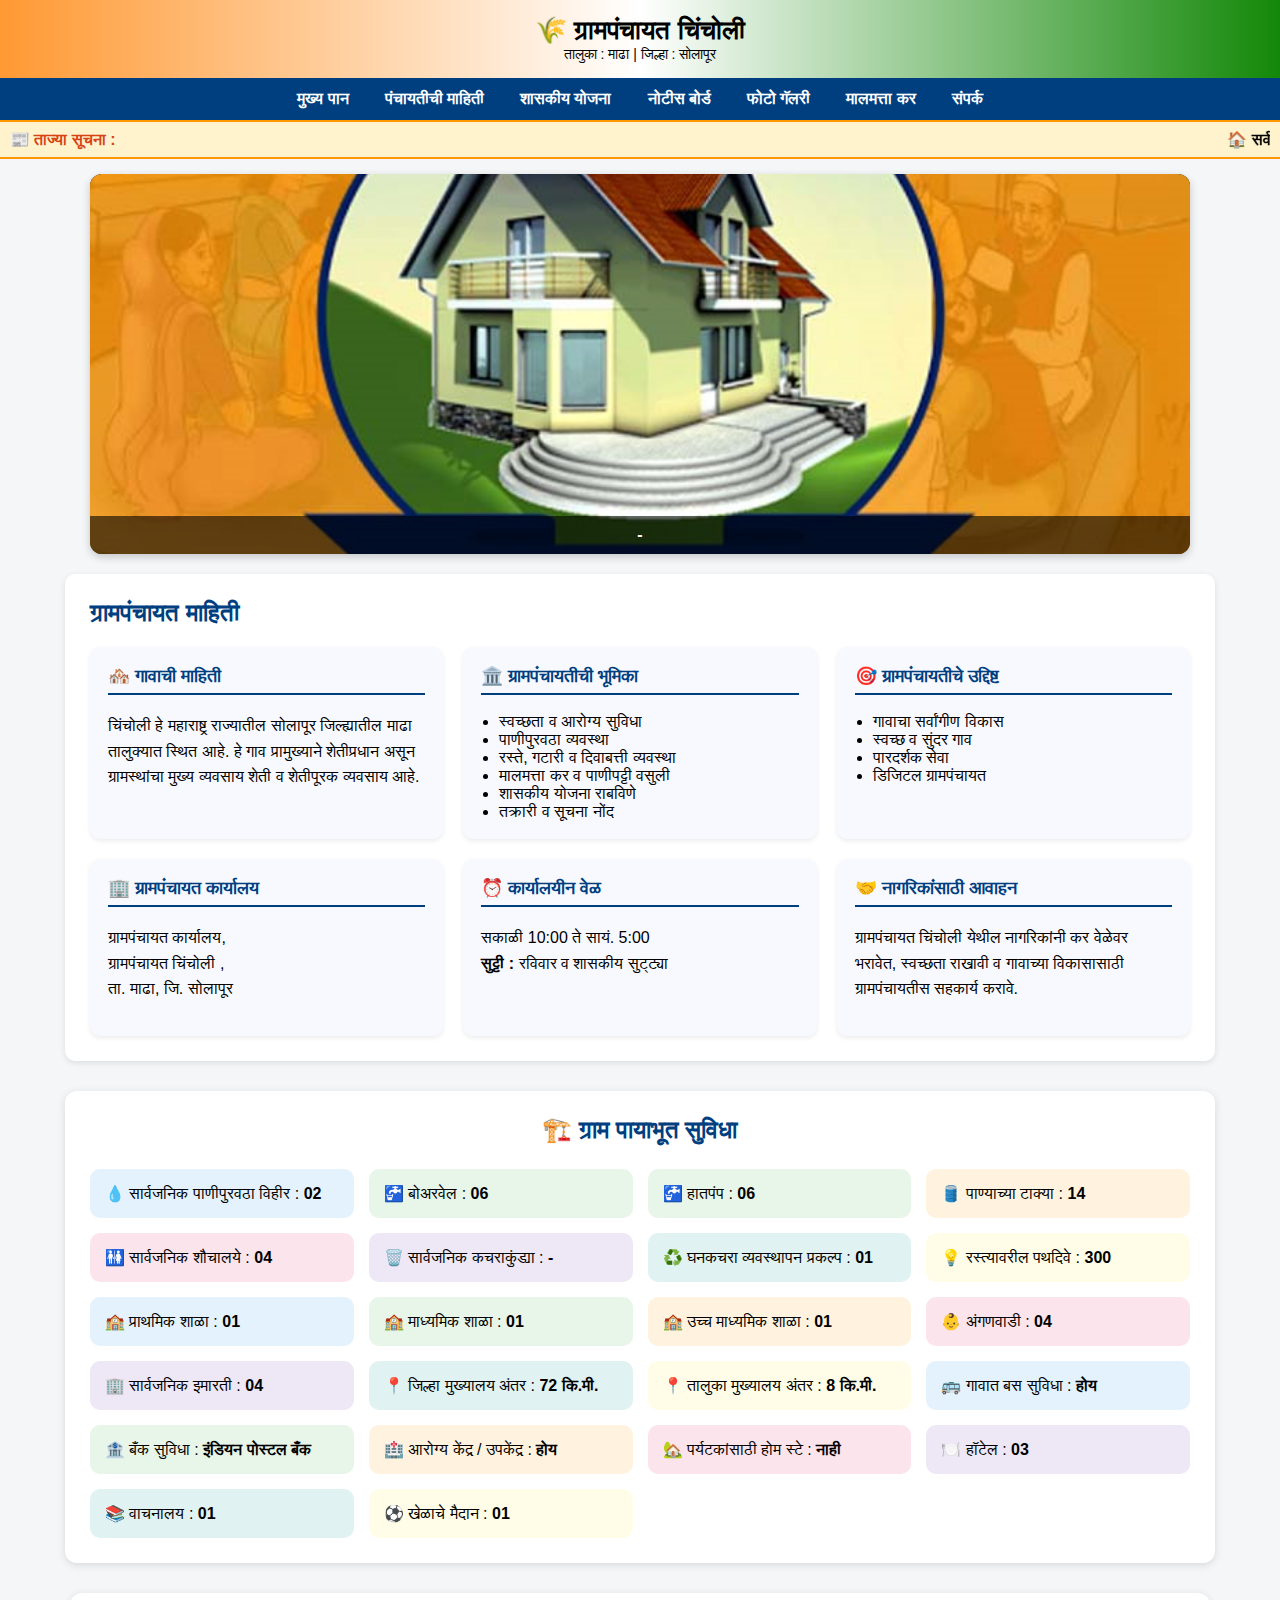
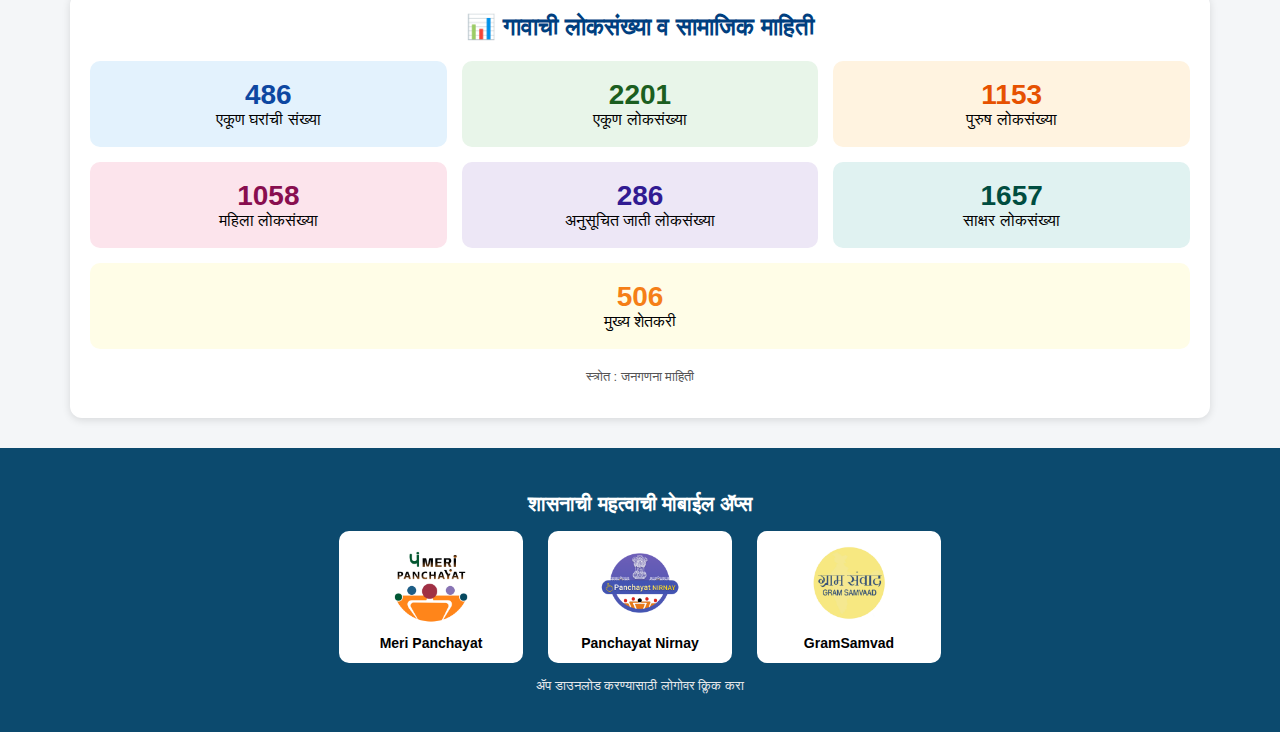
<file: index.html>
<!DOCTYPE html>
<html lang="mr">
<head>
<meta charset="UTF-8">
<meta name="viewport" content="width=device-width, initial-scale=1.0">
<!-- Header with Logo -->
<div style="
display:flex;
align-items:center;
justify-content:center;
gap:15px;
padding:15px;
background:linear-gradient(to right,#ff9933,#ffffff,#138808);
flex-wrap:wrap;
">
    <!-- Title -->
    <div style="text-align:center;">
        <div style="font-size:26px;font-weight:bold;">
            🌾 ग्रामपंचायत चिंचोली
        </div>
        <div style="font-size:14px;">
            तालुका : माढा | जिल्हा : सोलापूर
        </div>
    </div>

</div>
<style>
body{
    margin:0;
    font-family: Arial, sans-serif;
    background:#f4f6f8;
}

/* Header */
.top-header{
    text-align:center;
    padding:20px;
    font-size:26px;
    font-weight:bold;
    color:#000;
    background: linear-gradient(to right,#ff9933,#ffffff,#138808);
}

/* Menu */
.menu{
    display:flex;
    justify-content:center;
    flex-wrap:wrap;
    background:#003f7f;
}
.menu a{
    color:white;
    padding:12px 18px;
    text-decoration:none;
    font-weight:bold;
}
.menu a:hover{
    background:#002a55;
}

/* Scrolling News */
.news-bar{
    display:flex;
    align-items:center;
    background:#fff3cd;
    border-top:2px solid #ff9800;
    border-bottom:2px solid #ff9800;
    padding:8px 10px;
    font-weight:bold;
}
.news-title{
    color:#d84315;
    margin-right:10px;
    white-space:nowrap;
}

/* Content */
.container{
    max-width:1100px;
    margin:20px auto;
    background:white;
    padding:25px;
    border-radius:10px;
    box-shadow:0 2px 6px rgba(0,0,0,0.1);
}

h2{
    color:#003f7f;
    margin-top:0;
}

/* 6 Section Grid */
.section-grid{
    display:grid;
    grid-template-columns: repeat(3, 1fr);
    gap:20px;
    margin-top:20px;
}

.section-box{
    background:#f8f9ff;
    padding:18px;
    border-radius:10px;
    box-shadow:0 2px 5px rgba(0,0,0,0.08);
}

.section-box h3{
    margin-top:0;
    color:#003f7f;
    font-size:18px;
    border-bottom:2px solid #003f7f;
    padding-bottom:6px;
}

.section-box ul{
    padding-left:18px;
    margin:8px 0 0 0;
}

.section-box p{
    line-height:1.6;
}

/* Responsive */
@media(max-width:900px){
    .section-grid{
        grid-template-columns: repeat(2, 1fr);
    }
}
@media(max-width:600px){
    .section-grid{
        grid-template-columns: 1fr;
    }
}
</style>
    <!-- ✅ GOOGLE ANALYTICS इथेच टाका -->
<script async src="https://www.googletagmanager.com/gtag/js?id=G-XXXXXXX"></script>
<script>
  window.dataLayer = window.dataLayer || [];
  function gtag(){dataLayer.push(arguments);}
  gtag('js', new Date());
  gtag('config', 'G-MKCTMSRM8R');
</script>
<!-- ✅ GOOGLE ANALYTICS END -->
</head>

<body>


<!-- Menu -->
<div class="menu">
    <a href="index.html">मुख्य पान</a>
    <a href="panch-info.html">पंचायतीची माहिती</a>
    <a href="documents.html">शासकीय योजना</a>
    <a href="notices.html">नोटीस बोर्ड</a>
    <a href="gallery.html">फोटो गॅलरी</a>
    <a href="tax.html">मालमत्ता कर</a>
    <a href="contact.html">संपर्क</a>
</div>

<!-- Scrolling News -->
<div class="news-bar">
    <span class="news-title">📰 ताज्या सूचना :</span>
    <marquee scrollamount="5" onmouseover="this.stop()" onmouseout="this.start()">
        🏠 सर्व ग्रामस्थांनी घरपट्टी व पाणीपट्टी भरून ग्रामपंचायत ला सहकार्य करावे |
        📢 सर्व ग्रामस्थांनी आयुष्यमान भारत योजना चे कार्ड काढून घ्यावे. |
        🧹 स्वच्छता मोहिमेत सहभागी व्हा
    </marquee>
</div>

<!-- 🖼️ Gallery Auto Slideshow -->
<div id="gallerySlider" style="
max-width:1100px;
margin:15px auto;
position:relative;
overflow:hidden;
border-radius:12px;
box-shadow:0 3px 8px rgba(0,0,0,0.2);
background:#000;
">

  <img id="sliderImg" src="images/p1.png" style="
  width:100%;
  height:380px;
  object-fit:cover;
  display:block;
  ">

  <div id="sliderCaption" style="
  position:absolute;
  bottom:0;
  left:0;
  right:0;
  padding:10px;
  background:rgba(0,0,0,0.6);
  color:#fff;
  font-size:16px;
  text-align:center;
  font-weight:bold;
  ">
-
  </div>

</div>

<!-- Content -->
<div class="container">

<h2>ग्रामपंचायत माहिती</h2>

<div class="section-grid">

    <div class="section-box">
        <h3>🏘️ गावाची माहिती</h3>
        <p>
            चिंचोली हे महाराष्ट्र राज्यातील सोलापूर जिल्ह्यातील
            माढा तालुक्यात स्थित आहे. हे गाव प्रामुख्याने
            शेतीप्रधान असून ग्रामस्थांचा मुख्य व्यवसाय
            शेती व शेतीपूरक व्यवसाय आहे.
        </p>
    </div>

    <div class="section-box">
        <h3>🏛️ ग्रामपंचायतीची भूमिका</h3>
        <ul>
            <li>स्वच्छता व आरोग्य सुविधा</li>
            <li>पाणीपुरवठा व्यवस्था</li>
            <li>रस्ते, गटारी व दिवाबत्ती व्यवस्था</li>
            <li>मालमत्ता कर व पाणीपट्टी वसुली</li>
            <li>शासकीय योजना राबविणे</li>
            <li>तक्रारी व सूचना नोंद</li>
        </ul>
    </div>

    <div class="section-box">
        <h3>🎯 ग्रामपंचायतीचे उद्दिष्ट</h3>
        <ul>
            <li>गावाचा सर्वांगीण विकास</li>
            <li>स्वच्छ व सुंदर गाव</li>
            <li>पारदर्शक सेवा</li>
            <li>डिजिटल ग्रामपंचायत</li>
        </ul>
    </div>

    <div class="section-box">
        <h3>🏢 ग्रामपंचायत कार्यालय</h3>
        <p>
            ग्रामपंचायत कार्यालय,<br>
            ग्रामपंचायत चिंचोली ,<br>
            ता. माढा, जि. सोलापूर
        </p>
    </div>

    <div class="section-box">
        <h3>⏰ कार्यालयीन वेळ</h3>
        <p>
            सकाळी 10:00 ते सायं. 5:00<br>
            <b>सुट्टी :</b> रविवार व शासकीय सुट्ट्या
        </p>
    </div>

    <div class="section-box">
        <h3>🤝 नागरिकांसाठी आवाहन</h3>
        <p>
            ग्रामपंचायत चिंचोली येथील नागरिकांनी कर वेळेवर भरावेत,
            स्वच्छता राखावी व गावाच्या विकासासाठी
            ग्रामपंचायतीस सहकार्य करावे.
        </p>
    </div>

</div>

</div>

<!-- 🏗️ ग्राम पायाभूत सुविधा -->
<div style="
max-width:1100px;
margin:30px auto;
background:#ffffff;
padding:25px;
border-radius:12px;
box-shadow:0 2px 8px rgba(0,0,0,0.12);
">

<h2 style="
text-align:center;
color:#003f7f;
margin-top:0;
margin-bottom:25px;
">
🏗️ ग्राम पायाभूत सुविधा
</h2>

<div style="
display:grid;
grid-template-columns:repeat(auto-fit,minmax(260px,1fr));
gap:15px;
">

<div style="background:#e3f2fd;padding:15px;border-radius:10px;">💧 सार्वजनिक पाणीपुरवठा विहीर : <b>02</b></div>
<div style="background:#e8f5e9;padding:15px;border-radius:10px;">🚰 बोअरवेल : <b>06</b></div>
<div style="background:#e8f5e9;padding:15px;border-radius:10px;">🚰 हातपंप : <b>06</b></div>
<div style="background:#fff3e0;padding:15px;border-radius:10px;">🛢️ पाण्याच्या टाक्या : <b>14</b></div>
<div style="background:#fce4ec;padding:15px;border-radius:10px;">🚻 सार्वजनिक शौचालये : <b>04</b></div>
<div style="background:#ede7f6;padding:15px;border-radius:10px;">🗑️ सार्वजनिक कचराकुंड्या : <b>-</b></div>
<div style="background:#e0f2f1;padding:15px;border-radius:10px;">♻️ घनकचरा व्यवस्थापन प्रकल्प : <b>01</b></div>
<div style="background:#fffde7;padding:15px;border-radius:10px;">💡 रस्त्यावरील पथदिवे : <b>300</b></div>

<div style="background:#e3f2fd;padding:15px;border-radius:10px;">🏫 प्राथमिक शाळा : <b>01</b></div>
<div style="background:#e8f5e9;padding:15px;border-radius:10px;">🏫 माध्यमिक शाळा : <b>01</b></div>
<div style="background:#fff3e0;padding:15px;border-radius:10px;">🏫 उच्च माध्यमिक शाळा : <b>01</b></div>
<div style="background:#fce4ec;padding:15px;border-radius:10px;">👶 अंगणवाडी : <b>04</b></div>
<div style="background:#ede7f6;padding:15px;border-radius:10px;">🏢 सार्वजनिक इमारती : <b>04</b></div>

<div style="background:#e0f2f1;padding:15px;border-radius:10px;">📍 जिल्हा मुख्यालय अंतर : <b>72 कि.मी.</b></div>
<div style="background:#fffde7;padding:15px;border-radius:10px;">📍 तालुका मुख्यालय अंतर : <b>8 कि.मी.</b></div>

<div style="background:#e3f2fd;padding:15px;border-radius:10px;">🚌 गावात बस सुविधा : <b>होय</b></div>
<div style="background:#e8f5e9;padding:15px;border-radius:10px;">🏦 बँक सुविधा : <b>इंडियन पोस्टल बँक </b></div>
<div style="background:#fff3e0;padding:15px;border-radius:10px;">🏥 आरोग्य केंद्र / उपकेंद्र : <b>होय </b></div>

<div style="background:#fce4ec;padding:15px;border-radius:10px;">🏡 पर्यटकांसाठी होम स्टे : <b>नाही</b></div>
<div style="background:#ede7f6;padding:15px;border-radius:10px;">🍽️ हॉटेल : <b>03</b></div>

<div style="background:#e0f2f1;padding:15px;border-radius:10px;">📚 वाचनालय : <b>01</b></div>
<div style="background:#fffde7;padding:15px;border-radius:10px;">⚽ खेळाचे मैदान : <b>01</b></div>

</div>
</div>

<!-- Population Dashboard -->
<div style="
max-width:1100px;
margin:30px auto;
background:#ffffff;
padding:20px;
border-radius:12px;
box-shadow:0 2px 8px rgba(0,0,0,0.12);
">

<h2 style="
text-align:center;
color:#003f7f;
margin-top:0;
margin-bottom:20px;
">
📊 गावाची लोकसंख्या व सामाजिक माहिती
</h2>

<!-- Cards Row -->
<div style="
display:flex;
flex-wrap:wrap;
gap:15px;
justify-content:space-between;
">

<!-- Card 1 -->
<div style="flex:1 1 22%;min-width:200px;background:#e3f2fd;padding:18px;border-radius:10px;text-align:center;">
    <div style="font-size:28px;font-weight:bold;color:#0d47a1;">486</div>
    <div>एकूण घरांची संख्या</div>
</div>

<!-- Card 2 -->
<div style="flex:1 1 22%;min-width:200px;background:#e8f5e9;padding:18px;border-radius:10px;text-align:center;">
    <div style="font-size:28px;font-weight:bold;color:#1b5e20;">2201</div>
    <div>एकूण लोकसंख्या</div>
</div>

<!-- Card 3 -->
<div style="flex:1 1 22%;min-width:200px;background:#fff3e0;padding:18px;border-radius:10px;text-align:center;">
    <div style="font-size:28px;font-weight:bold;color:#e65100;">1153</div>
    <div>पुरुष लोकसंख्या</div>
</div>

<!-- Card 4 -->
<div style="flex:1 1 22%;min-width:200px;background:#fce4ec;padding:18px;border-radius:10px;text-align:center;">
    <div style="font-size:28px;font-weight:bold;color:#880e4f;">1058</div>
    <div>महिला लोकसंख्या</div>
</div>

<!-- Card 5 -->
<div style="flex:1 1 22%;min-width:200px;background:#ede7f6;padding:18px;border-radius:10px;text-align:center;">
    <div style="font-size:28px;font-weight:bold;color:#311b92;">286</div>
    <div>अनुसूचित जाती लोकसंख्या</div>
</div>

<!-- Card 6 -->
<div style="flex:1 1 22%;min-width:200px;background:#e0f2f1;padding:18px;border-radius:10px;text-align:center;">
    <div style="font-size:28px;font-weight:bold;color:#004d40;">1657</div>
    <div>साक्षर लोकसंख्या</div>
</div>

<!-- Card 7 -->
<div style="flex:1 1 22%;min-width:200px;background:#fffde7;padding:18px;border-radius:10px;text-align:center;">
    <div style="font-size:28px;font-weight:bold;color:#f57f17;">506</div>
    <div>मुख्य शेतकरी</div>
</div>



</div>

<p style="
text-align:center;
margin-top:20px;
font-size:13px;
color:#555;
">
स्त्रोत : जनगणना माहिती
</p>

</div>
<footer style="background:#0c4a6e; padding:25px 10px; color:#fff;">
  <div style="max-width:1100px; margin:auto; text-align:center;">

    <h3 style="margin-bottom:15px; font-size:20px;">
     शासनाची महत्वाची मोबाईल ॲप्स
    </h3>

    <div style="display:flex; justify-content:center; gap:25px; flex-wrap:wrap;">

      <!-- Meri Panchayat -->
      <a href="https://play.google.com/store/apps/details?id=com.meri_panchayat"
         target="_blank"
         style="background:#fff; color:#000; text-decoration:none;
                border-radius:10px; padding:12px; width:160px;
                display:block; transition:0.3s;">
        <img src="images/meri-panchayat.png"
             alt="Meri Panchayat App"
             style="width:80px; height:auto; margin-bottom:8px;">
        <span style="display:block; font-weight:bold; font-size:14px;">
          Meri Panchayat
        </span>
      </a>

      <!-- Panchayat Nirnay -->
      <a href="https://play.google.com/store/apps/details?id=com.gsnirnay.app"
         target="_blank"
         style="background:#fff; color:#000; text-decoration:none;
                border-radius:10px; padding:12px; width:160px;
                display:block;">
        <img src="images/panchayat-nirnay.png"
             alt="Panchayat Nirnay App"
             style="width:80px; height:auto; margin-bottom:8px;">
        <span style="display:block; font-weight:bold; font-size:14px;">
          Panchayat Nirnay
        </span>
      </a>

      <!-- GramSamvad -->
      <a href="https://play.google.com/store/apps/details?id=com.nic.gramsamvaad"
         target="_blank"
         style="background:#fff; color:#000; text-decoration:none;
                border-radius:10px; padding:12px; width:160px;
                display:block;">
        <img src="images/gramsamvad.png"
             alt="GramSamvad App"
             style="width:80px; height:auto; margin-bottom:8px;">
        <span style="display:block; font-weight:bold; font-size:14px;">
          GramSamvad
        </span>
      </a>

    </div>

    <p style="margin-top:15px; font-size:13px; color:#e5e7eb;">
      ॲप डाउनलोड करण्यासाठी लोगोवर क्लिक करा
    </p>

  </div>
</footer>
<script>
let galleryPhotos = [
 {img:"images/p1.png", cap:"-"}
];

let slideNo = 0;

function startGallerySlider(){
    let img = document.getElementById("sliderImg");
    let cap = document.getElementById("sliderCaption");

    slideNo++;
    if(slideNo >= galleryPhotos.length){ slideNo = 0; }

    img.src = galleryPhotos[slideNo].img;
    cap.innerHTML = galleryPhotos[slideNo].cap;
}

setInterval(startGallerySlider, 3000); // 3 सेकंदांनी slide बदलेल
</script>

</body>
</html>
</file>
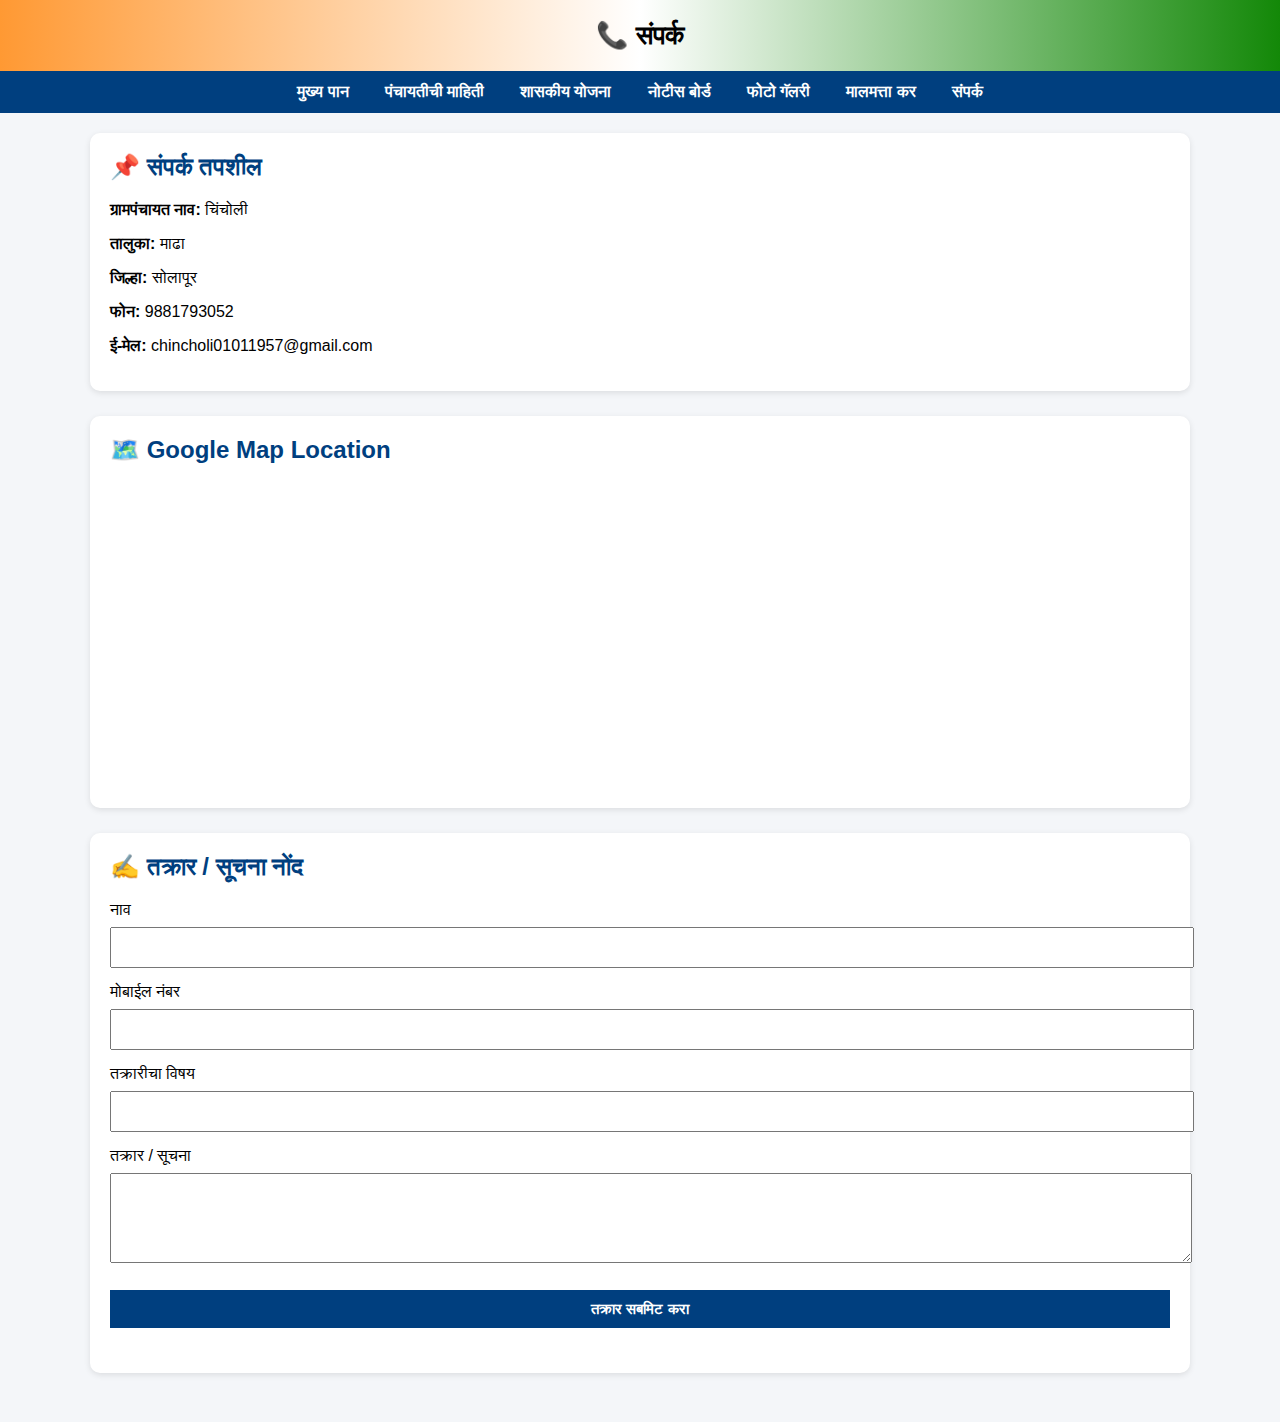
<file: contact.html>
<!DOCTYPE html>
<html lang="mr">
<head>
<meta charset="UTF-8">
<title>संपर्क | ग्रामपंचायत</title>
<meta name="viewport" content="width=device-width, initial-scale=1.0">

<style>
body{
    margin:0;
    font-family: Arial, sans-serif;
    background:#f4f6f9;
}

/* Header */
.top-header{
    text-align:center;
    padding:20px;
    font-size:26px;
    font-weight:bold;
    color:#000;
    background: linear-gradient(to right,#ff9933,#ffffff,#138808);
}
/* Menu */
.menu{
    display:flex;
    justify-content:center;
    flex-wrap:wrap;
    background:#003f7f;
}
.menu a{
    color:white;
    padding:12px 18px;
    text-decoration:none;
    font-weight:bold;
}
.menu a:hover{
    background:#002a55;
}

/* Container */
.container{
    max-width:1100px;
    margin:auto;
    padding:20px;
}

/* Section box */
.box{
    background:white;
    padding:20px;
    border-radius:10px;
    margin-bottom:25px;
    box-shadow:0 2px 6px rgba(0,0,0,0.1);
}

.box h2{
    margin-top:0;
    color:#003f7f;
}

/* Form */
input, textarea, button{
    width:100%;
    padding:10px;
    margin-top:8px;
    margin-bottom:15px;
    font-size:15px;
}

button{
    background:#003f7f;
    color:white;
    border:none;
    cursor:pointer;
    font-weight:bold;
}
button:hover{
    background:#002a55;
}

/* Map */
iframe{
    width:100%;
    height:300px;
    border:0;
}

/* Message */
#msg{
    font-weight:bold;
    margin-top:10px;
}
.success{color:green;}
.error{color:red;}
</style>
    <!-- ✅ GOOGLE ANALYTICS इथेच टाका -->
<script async src="https://www.googletagmanager.com/gtag/js?id=G-XXXXXXX"></script>
<script>
  window.dataLayer = window.dataLayer || [];
  function gtag(){dataLayer.push(arguments);}
  gtag('js', new Date());
  gtag('config', 'G-MKCTMSRM8R');
</script>
<!-- ✅ GOOGLE ANALYTICS END -->
</head>

<body>

<!-- Header -->
<div class="top-header">📞 संपर्क</div>

<!-- Menu -->
<div class="menu">
    <a href="index.html">मुख्य पान</a>
    <a href="panch-info.html">पंचायतीची माहिती</a>
    <a href="documents.html">शासकीय योजना</a>
    <a href="notices.html">नोटीस बोर्ड</a>
    <a href="gallery.html">फोटो गॅलरी</a>
    <a href="tax.html">मालमत्ता कर</a>
    <a href="contact.html">संपर्क</a>
</div>

<div class="container">

    <!-- Contact Details -->
    <div class="box">
        <h2>📌 संपर्क तपशील</h2>
        <p><b>ग्रामपंचायत नाव:</b> चिंचोली </p>
        <p><b>तालुका:</b> माढा </p>
        <p><b>जिल्हा:</b> सोलापूर </p>
        <p><b>फोन:</b> 9881793052 </p>
        <p><b>ई-मेल:</b> chincholi01011957@gmail.com</p>
    </div>

   <!-- Google Map -->
<div class="box">
    <h2>🗺️ Google Map Location</h2>

    <iframe src="https://www.google.com/maps/embed?pb=!1m18!1m12!1m3!1d3833.9467930311735!2d75.450319!3d18.005628899999998!2m3!1f0!2f0!3f0!3m2!1i1024!2i768!4f13.1!3m3!1m2!1s0x3bc445003938fe4b%3A0xbf11366350156653!2zQ2hpbmNob2xpIEdyYW1wYW5jaGF5YXQg4KSa4KS_4KSC4KSa4KWL4KSy4KWAIOCkl-CljeCksOCkvuCkruCkquCkguCkmuCkvuCkr-CkpA!5e1!3m2!1sen!2sin!4v1767373440645!5m2!1sen!2sin" width="600" height="450" style="border:0;" allowfullscreen="" loading="lazy" referrerpolicy="no-referrer-when-downgrade"></iframe>
        
</div>


    <!-- Complaint Form -->
    <div class="box">
        <h2>✍️ तक्रार / सूचना नोंद</h2>

        <form id="complaintForm">
            <label>नाव</label>
            <input type="text" name="name" required>

            <label>मोबाईल नंबर</label>
            <input type="text" name="mobile" required>

            <label>तक्रारीचा विषय</label>
            <input type="text" name="subject" required>

            <label>तक्रार / सूचना</label>
            <textarea name="message" rows="4" required></textarea>

            <button type="submit">तक्रार सबमिट करा</button>
        </form>

        <div id="msg"></div>
    </div>

</div>

<script>
const API_URL = "https://script.google.com/macros/s/AKfycbxfnB66Y9ouPysvsseP0yraqGU6hfutPOA22tnBW7aFj02wC3wl8OfFz1LhQ2Jm4GjmqA/exec";

document.getElementById("complaintForm").addEventListener("submit", function(e){
    e.preventDefault();

    const formData = new FormData(this);

    fetch(API_URL, {
        method: "POST",
        body: formData
    })
    .then(res => res.text())
    .then(data => {
        document.getElementById("msg").innerHTML =
            "<span class='success'>✅ तक्रार यशस्वीपणे नोंद झाली</span>";
        this.reset();
        console.log(data);
    })
    .catch(err => {
        document.getElementById("msg").innerHTML =
            "<span class='error'>❌ तक्रार नोंद करताना अडचण आली</span>";
        console.error(err);
    });
});
</script>


</body>
</html>
</file>
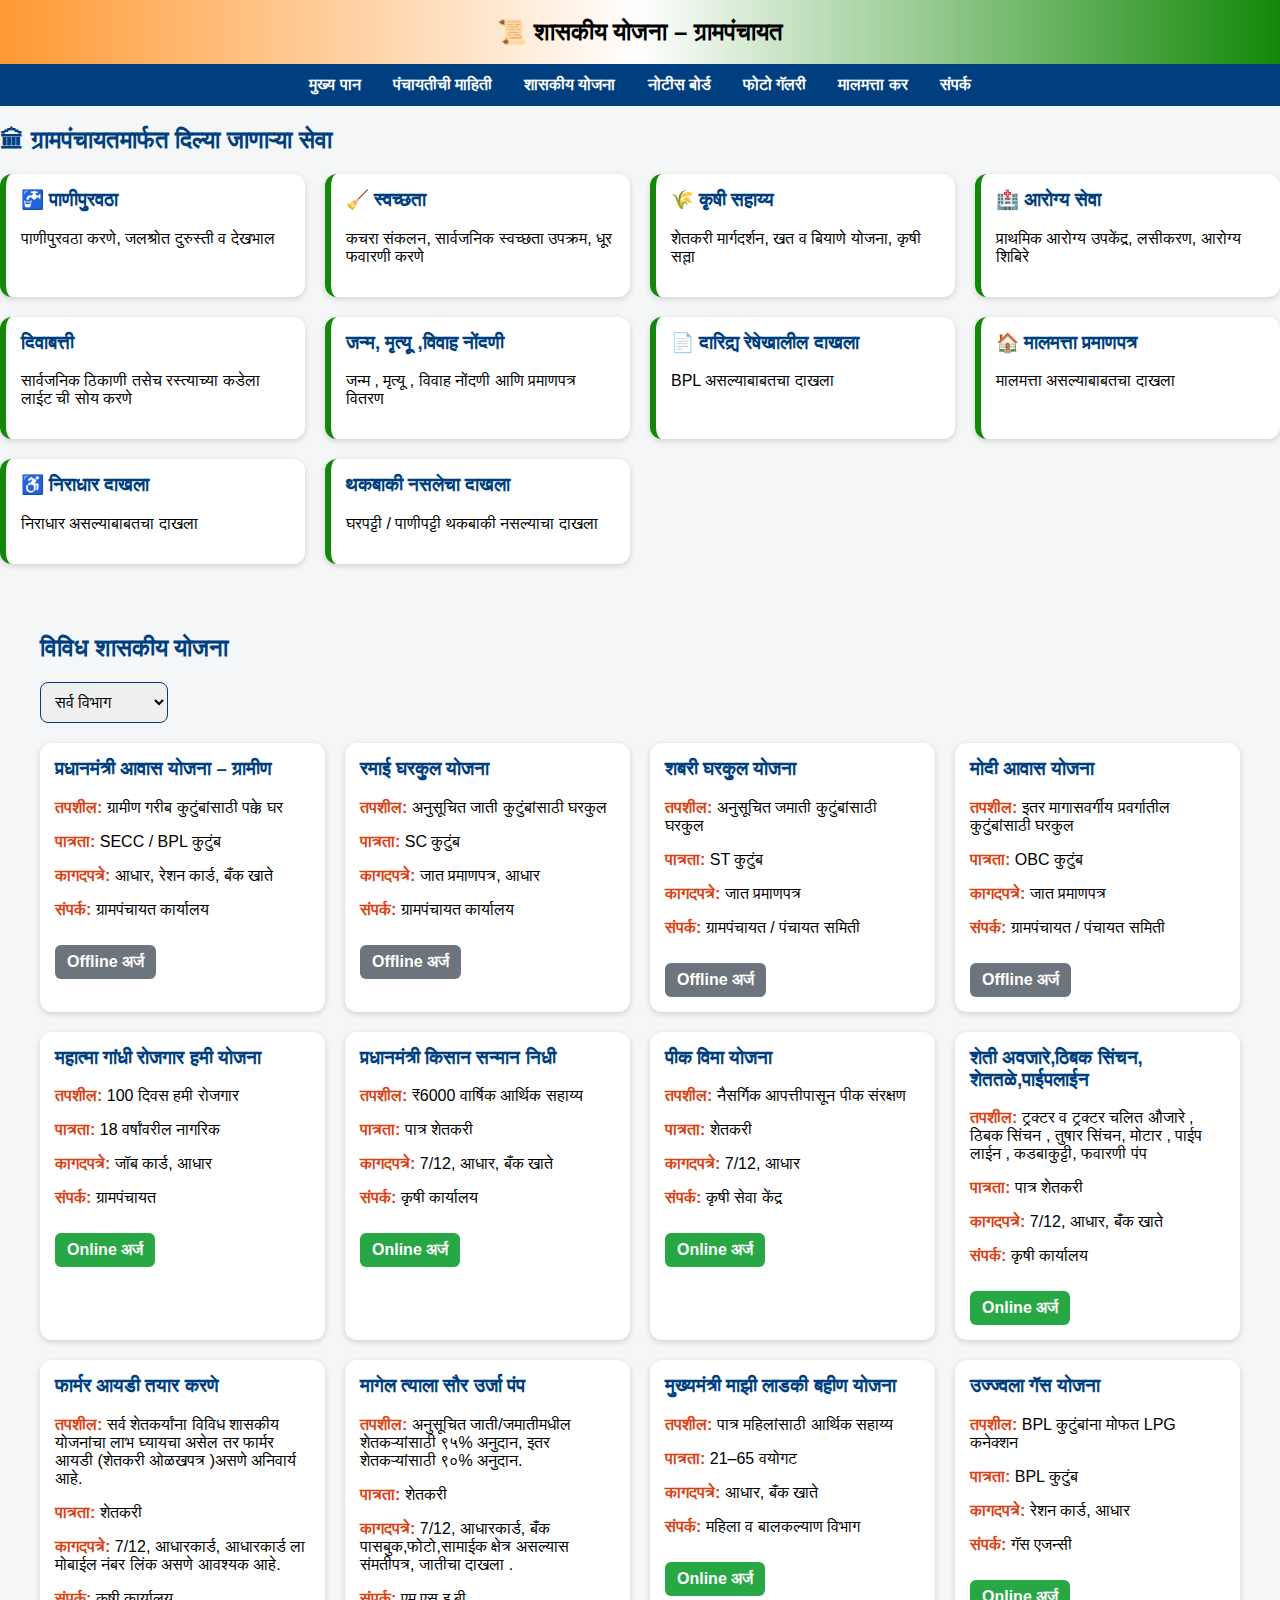
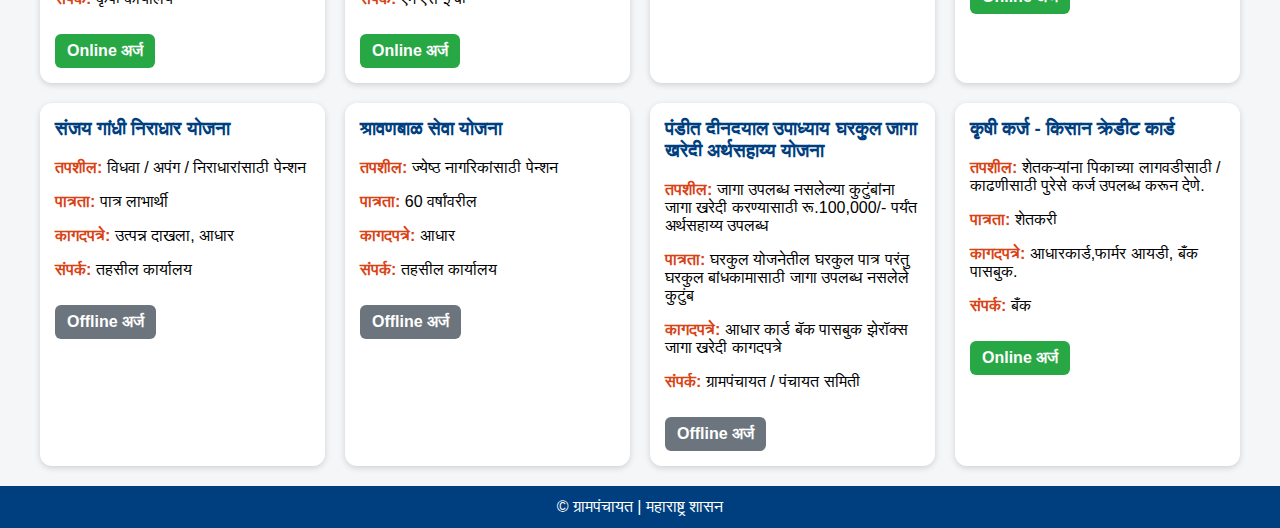
<file: documents.html>
<!DOCTYPE html>
<html lang="mr">
<head>
<meta charset="UTF-8">
<meta name="viewport" content="width=device-width, initial-scale=1.0">
<title>शासकीय योजना | ग्रामपंचायत</title>

<style>
body{margin:0;font-family:Arial,sans-serif;background:#f4f6f8;}
.header{
 text-align:center;padding:18px;font-size:24px;font-weight:bold;
 background:linear-gradient(to right,#ff9933,#ffffff,#138808);
}
.menu{display:flex;flex-wrap:wrap;justify-content:center;background:#003f7f;}
.menu a{color:#fff;padding:12px 16px;text-decoration:none;font-weight:bold;}
.menu a:hover{background:#002a55;}

.container{max-width:1200px;margin:auto;padding:20px;}
.service-grid{
 display:grid;
 grid-template-columns:repeat(auto-fit,minmax(250px,1fr));
 gap:20px;
 margin-bottom:30px;
}

.service-card{
 background:#ffffff;
 padding:15px;
 border-radius:12px;
 box-shadow:0 2px 6px rgba(0,0,0,0.15);
 border-left:6px solid #138808;
}

.service-card h3{
 margin-top:0;
 color:#003f7f;
}

.filter-box{display:flex;flex-wrap:wrap;gap:15px;margin-bottom:20px;}
.filter-box select{
 padding:10px;font-size:16px;border-radius:8px;
 border:1px solid #003f7f;max-width:280px;
}

.card-grid{
 display:grid;grid-template-columns:repeat(auto-fit,minmax(280px,1fr));
 gap:20px;
}
.card{
 background:#fff;padding:15px;border-radius:12px;
 box-shadow:0 2px 6px rgba(0,0,0,0.15);
}
.card h3{margin-top:0;color:#003f7f;}
.label{font-weight:bold;color:#d84315;}

.apply{
 display:inline-block;margin-top:10px;
 background:#28a745;color:white;padding:8px 12px;
 border-radius:6px;text-decoration:none;font-weight:bold;
}
.offline{
 display:inline-block;margin-top:10px;
 background:#6c757d;color:white;padding:8px 12px;
 border-radius:6px;font-weight:bold;
}

.footer{text-align:center;padding:12px;background:#003f7f;color:white;}
</style>
 <!-- ✅ GOOGLE ANALYTICS इथेच टाका -->
<script async src="https://www.googletagmanager.com/gtag/js?id=G-XXXXXXX"></script>
<script>
  window.dataLayer = window.dataLayer || [];
  function gtag(){dataLayer.push(arguments);}
  gtag('js', new Date());
  gtag('config', 'G-MKCTMSRM8R');
</script>
<!-- ✅ GOOGLE ANALYTICS END -->
</head>

<body>

<div class="header">📜 शासकीय योजना – ग्रामपंचायत</div>

<!-- Menu -->
<div class="menu">
    <a href="index.html">मुख्य पान</a>
    <a href="panch-info.html">पंचायतीची माहिती</a>
    <a href="documents.html"> शासकीय योजना </a>
    <a href="notices.html">नोटीस बोर्ड</a>
    <a href="gallery.html">फोटो गॅलरी</a>
    <a href="tax.html">मालमत्ता कर</a>
    <a href="contact.html">संपर्क</a>
</div>
<h2 style="color:#003f7f;">🏛 ग्रामपंचायतमार्फत दिल्या जाणाऱ्या सेवा</h2>

<div class="service-grid">

 <!-- पाणीपुरवठा -->
 <div class="service-card">
  <h3>🚰 पाणीपुरवठा</h3>
  <p>पाणीपुरवठा करणे, जलश्रोत दुरुस्ती व देखभाल</p>
 </div>

 <!-- स्वच्छता -->
 <div class="service-card">
  <h3>🧹 स्वच्छता</h3>
  <p>कचरा संकलन, सार्वजनिक स्वच्छता उपक्रम, धूर फवारणी करणे</p>
 </div>

 <!-- कृषी -->
 <div class="service-card">
  <h3>🌾 कृषी सहाय्य</h3>
  <p>शेतकरी मार्गदर्शन, खत व बियाणे योजना, कृषी सल्ला</p>
 </div>

 <!-- आरोग्य -->
 <div class="service-card">
  <h3>🏥 आरोग्य सेवा</h3>
  <p>प्राथमिक आरोग्य उपकेंद्र, लसीकरण, आरोग्य शिबिरे</p>
 </div>
 <!-- दिवाबत्ती -->
 <div class="service-card">
  <h3> दिवाबत्ती</h3>
  <p>सार्वजनिक ठिकाणी तसेच रस्त्याच्या कडेला लाईट ची सोय करणे</p>
 </div>

 <!-- जन्म -->
 <div class="service-card">
  <h3>जन्म, मृत्यू ,विवाह  नोंदणी</h3>
  <p>जन्म , मृत्यू , विवाह नोंदणी आणि प्रमाणपत्र वितरण</p>
 </div>



 <!-- दारिद्र्य -->
 <div class="service-card">
  <h3>📄 दारिद्र्य रेषेखालील दाखला</h3>
  <p>BPL असल्याबाबतचा दाखला</p>
 </div>

 <!-- मालमत्ता -->
 <div class="service-card">
  <h3>🏠 मालमत्ता प्रमाणपत्र</h3>
  <p>मालमत्ता असल्याबाबतचा दाखला</p>
 </div>

 <!-- निराधार -->
 <div class="service-card">
  <h3>♿ निराधार दाखला</h3>
  <p>निराधार असल्याबाबतचा दाखला</p>
 </div>

 <!-- थकबाकी -->
 <div class="service-card">
  <h3>थकबाकी नसलेचा दाखला</h3>
  <p>घरपट्टी / पाणीपट्टी थकबाकी नसल्याचा दाखला</p>
 </div>
 </div>


<div class="container">
<h2 style="color:#003f7f;">विविध शासकीय योजना </h2>
<div class="filter-box">
 <select id="mainFilter" onchange="loadYojana()">
  <option value="all">सर्व विभाग</option>
  <option value="गृहनिर्माण">गृहनिर्माण</option>
  <option value="शेतकरी">शेतकरी</option>
  <option value="रोजगार">रोजगार</option>
  <option value="महिला">महिला</option>
  <option value="सामाजिक">सामाजिक न्याय</option>
 </select>
</div>

<div class="card-grid" id="yojanaList"></div>
</div>

<div class="footer">© ग्रामपंचायत | महाराष्ट्र शासन</div>

<script>
const yojanaData = [

/* ===== गृहनिर्माण ===== */
{
 main:"गृहनिर्माण",
 name:"प्रधानमंत्री आवास योजना – ग्रामीण",
 info:"ग्रामीण गरीब कुटुंबांसाठी पक्के घर",
 eligibility:"SECC / BPL कुटुंब",
 documents:"आधार, रेशन कार्ड, बँक खाते",
 mode:"offline",
 contact:"ग्रामपंचायत कार्यालय"
},
{
 main:"गृहनिर्माण",
 name:"रमाई घरकुल योजना",
 info:"अनुसूचित जाती कुटुंबांसाठी घरकुल",
 eligibility:"SC कुटुंब",
 documents:"जात प्रमाणपत्र, आधार",
 mode:"offline",
 contact:"ग्रामपंचायत कार्यालय"
},
{
 main:"गृहनिर्माण",
 name:"शबरी घरकुल योजना",
 info:"अनुसूचित जमाती कुटुंबांसाठी घरकुल",
 eligibility:"ST कुटुंब",
 documents:"जात प्रमाणपत्र",
 mode:"offline",
 contact:"ग्रामपंचायत / पंचायत समिती"
},
 {
 main:"गृहनिर्माण",
 name:"मोदी आवास योजना",
 info:"इतर मागासवर्गीय प्रवर्गातील कुटुंबांसाठी घरकुल",
 eligibility:"OBC कुटुंब",
 documents:"जात प्रमाणपत्र",
 mode:"offline",
 contact:"ग्रामपंचायत / पंचायत समिती"
},


/* ===== रोजगार ===== */
{
 main:"रोजगार",
 name:"महात्मा गांधी रोजगार हमी योजना",
 info:"100 दिवस हमी रोजगार",
 eligibility:"18 वर्षांवरील नागरिक",
 documents:"जॉब कार्ड, आधार",
 mode:"online",
 link:"https://nrega.dord.gov.in/MGNREGA_new/Nrega_home.aspx",
 contact:"ग्रामपंचायत"
},

/* ===== शेतकरी ===== */
{
 main:"शेतकरी",
 name:"प्रधानमंत्री किसान सन्मान निधी",
 info:"₹6000 वार्षिक आर्थिक सहाय्य",
 eligibility:"पात्र शेतकरी",
 documents:"7/12, आधार, बँक खाते",
 mode:"online",
 link:"https://pmkisan.gov.in",
 contact:"कृषी कार्यालय"
},
{
 main:"शेतकरी",
 name:"पीक विमा योजना",
 info:"नैसर्गिक आपत्तीपासून पीक संरक्षण",
 eligibility:"शेतकरी",
 documents:"7/12, आधार",
 mode:"online",
 link:"https://pmfby.gov.in",
 contact:"कृषी सेवा केंद्र"
},
{
 main:"शेतकरी",
 name:"शेती अवजारे,ठिबक सिंचन, शेततळे,पाईपलाईन",
 info:"ट्रक्टर व ट्रक्टर चलित औजारे , ठिबक सिंचन , तुषार सिंचन, मोटार , पाईप लाईन , कडबाकुट्टी, फवारणी पंप ",
 eligibility:"पात्र शेतकरी",
 documents:"7/12, आधार, बँक खाते",
 mode:"online",
 link:"https://mahadbt.maharashtra.gov.in/Farmer/AgriLogin/AgriLogin",
 contact:"कृषी कार्यालय"
},
{
 main:"शेतकरी",
 name:"फार्मर आयडी तयार करणे",
 info:"सर्व शेतकर्यांना विविध शासकीय योजनांचा लाभ घ्यायचा असेल तर फार्मर आयडी (शेतकरी ओळखपत्र )असणे अनिवार्य आहे.",
 eligibility:"शेतकरी",
 documents:"7/12, आधारकार्ड, आधारकार्ड ला मोबाईल नंबर लिंक असणे आवश्यक आहे.",
 mode:"online",
 link:"https://mhfr.agristack.gov.in/farmer-registry-mh/#/",
 contact:"कृषी कार्यालय"
},
{
 main:"शेतकरी",
 name:"मागेल त्याला सौर उर्जा पंप",
 info:"अनुसूचित जाती/जमातीमधील शेतकऱ्यांसाठी ९५% अनुदान, इतर शेतकऱ्यांसाठी ९०% अनुदान.",
 eligibility:"शेतकरी",
 documents:"7/12, आधारकार्ड, बँक पासबुक,फोटो,सामाईक क्षेत्र असल्यास संमतीपत्र, जातीचा दाखला .",
 mode:"online",
 link:"https://offgridmtsup.mahadiscom.in/AGSolarPumpMTS/PMKusumCons?uiActionName=getA1Form",
 contact:"एम एस इ बी "
},

/* ===== महिला ===== */
{
 main:"महिला",
 name:"मुख्यमंत्री माझी लाडकी बहीण योजना",
 info:"पात्र महिलांसाठी आर्थिक सहाय्य",
 eligibility:"21–65 वयोगट",
 documents:"आधार, बँक खाते",
 mode:"online",
 link:"https://ladakibahin.maharashtra.gov.in",
 contact:"महिला व बालकल्याण विभाग"
},
{
 main:"महिला",
 name:"उज्ज्वला गॅस योजना",
 info:"BPL कुटुंबांना मोफत LPG कनेक्शन",
 eligibility:"BPL कुटुंब",
 documents:"रेशन कार्ड, आधार",
 mode:"online",
 link:"https://www.pmuy.gov.in",
 contact:"गॅस एजन्सी"
},

/* ===== सामाजिक न्याय ===== */
{
 main:"सामाजिक",
 name:"संजय गांधी निराधार योजना",
 info:"विधवा / अपंग / निराधारांसाठी पेन्शन",
 eligibility:"पात्र लाभार्थी",
 documents:"उत्पन्न दाखला, आधार",
  mode:"offline",
 contact:"तहसील कार्यालय"
},
{
 main:"सामाजिक",
 name:"श्रावणबाळ सेवा योजना",
 info:"ज्येष्ठ नागरिकांसाठी पेन्शन",
 eligibility:"60 वर्षांवरील",
 documents:"आधार",
 mode:"offline",
 contact:"तहसील कार्यालय"
},
{
 main:"गृहनिर्माण",
 name:"पंडीत दीनदयाल उपाध्याय घरकुल जागा खरेदी अर्थसहाय्य योजना",
 info:"जागा उपलब्ध नसलेल्या कुटुंबांना जागा खरेदी करण्यासाठी रू.100,000/- पर्यंत अर्थसहाय्य उपलब्ध",
 eligibility:"घरकुल योजनेतील घरकुल पात्र परंतु घरकुल बांधकामासाठी जागा उपलब्ध नसलेले कुटुंब",
 documents:"आधार कार्ड बॅक पासबुक झेरॉक्स जागा खरेदी कागदपत्रे",
 mode:"offline",
 contact:"ग्रामपंचायत / पंचायत समिती"
},
{
 main:"शेतकरी",
 name:"कृषी कर्ज - किसान क्रेडीट कार्ड",
 info:"शेतकऱ्यांना पिकाच्या लागवडीसाठी / काढणीसाठी पुरेसे कर्ज उपलब्ध करून देणे.  ",
 eligibility:"शेतकरी",
 documents:"आधारकार्ड,फार्मर आयडी, बँक पासबुक.",
 mode:"online",
 link:"https://www.jansamarth.in/home",
 contact:"बँक"
}
];

function loadYojana(){
 const main=document.getElementById("mainFilter").value;
 const list=document.getElementById("yojanaList");
 list.innerHTML="";

 yojanaData.filter(y=>main==="all"||y.main===main)
 .forEach(y=>{
  list.innerHTML+=`
  <div class="card">
   <h3>${y.name}</h3>
   <p><span class="label">तपशील:</span> ${y.info}</p>
   <p><span class="label">पात्रता:</span> ${y.eligibility}</p>
   <p><span class="label">कागदपत्रे:</span> ${y.documents}</p>
   <p><span class="label">संपर्क:</span> ${y.contact}</p>
   ${
    y.mode==="online"
    ? `<a class="apply" href="${y.link}" target="_blank">Online अर्ज</a>`
    : `<span class="offline">Offline अर्ज</span>`
   }
  </div>`;
 });
}
loadYojana();
</script>

</body>
</html>
</file>
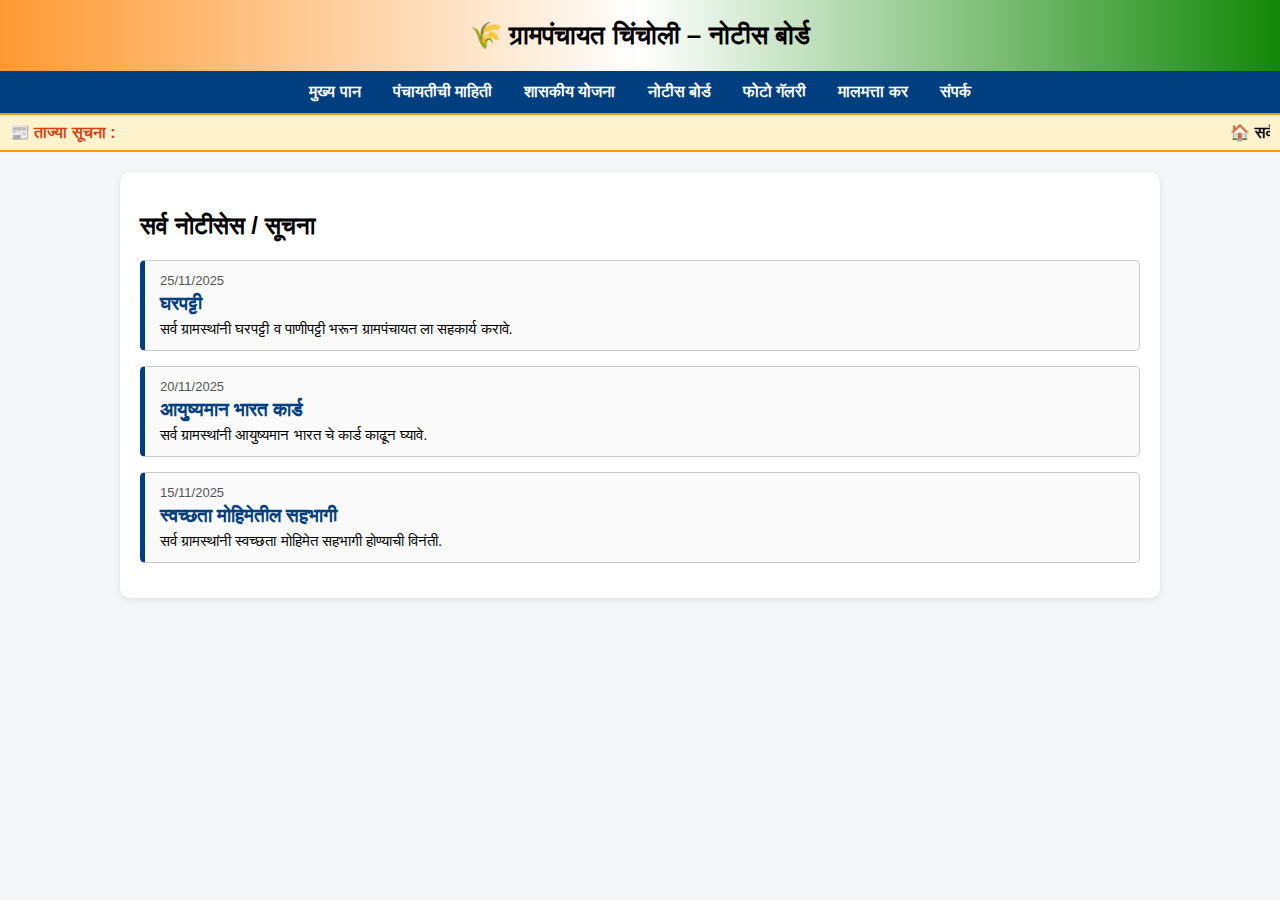
<file: notices.html>
<!DOCTYPE html>
<html lang="mr">
<head>
<meta charset="UTF-8">
<meta name="viewport" content="width=device-width, initial-scale=1.0">
<title>नोटीस बोर्ड | ग्रामपंचायत चिंचोली</title>
<style>
body {
    margin:0;
    font-family: Arial,sans-serif;
    background:#f4f6f8;
}
.top-header {
    text-align:center;
    padding:20px;
    font-size:26px;
    font-weight:bold;
    background: linear-gradient(to right,#ff9933,#ffffff,#138808);
    color:#000;
}
.menu {
    display:flex;
    justify-content:center;
    flex-wrap:wrap;
    background:#003f7f;
}
.menu a {
    color:#fff;
    padding:12px 16px;
    text-decoration:none;
    font-weight:bold;
}
.menu a:hover {
    background:#002a55;
}
.news-bar {
    display:flex;
    align-items:center;
    background:#fff3cd;
    border-top:2px solid #ff9800;
    border-bottom:2px solid #ff9800;
    padding:8px 10px;
    font-weight:bold;
}
.news-title {
    color:#d84315;
    margin-right:10px;
    white-space:nowrap;
}
.container {
    max-width:1000px;
    margin:20px auto;
    background:white;
    padding:20px;
    border-radius:10px;
    box-shadow:0 2px 6px rgba(0,0,0,0.1);
}
.notice-card {
    border:1px solid #ccc;
    border-left:5px solid #003f7f;
    margin-bottom:15px;
    padding:12px 15px;
    background:#fafafa;
    border-radius:5px;
}
.notice-card h3 {
    margin:0 0 5px 0;
    color:#003f7f;
}
.notice-card p {
    margin:0;
    font-size:15px;
}
.notice-date {
    font-size:13px;
    color:#555;
    margin-bottom:5px;
}
</style>
    <!-- ✅ GOOGLE ANALYTICS इथेच टाका -->
<script async src="https://www.googletagmanager.com/gtag/js?id=G-XXXXXXX"></script>
<script>
  window.dataLayer = window.dataLayer || [];
  function gtag(){dataLayer.push(arguments);}
  gtag('js', new Date());
  gtag('config', 'G-MKCTMSRM8R');
</script>
<!-- ✅ GOOGLE ANALYTICS END -->
</head>
<body>

<div class="top-header">🌾 ग्रामपंचायत चिंचोली – नोटीस बोर्ड</div>

<div class="menu">
    <a href="index.html">मुख्य पान</a>
    <a href="panch-info.html">पंचायतीची माहिती</a>
    <a href="documents.html">शासकीय योजना</a>
    <a href="notices.html">नोटीस बोर्ड</a>
    <a href="gallery.html">फोटो गॅलरी</a>
    <a href="tax.html">मालमत्ता कर</a>
    <a href="contact.html">संपर्क</a>
</div>

<!-- Scrolling News -->
<div class="news-bar">
    <span class="news-title">📰 ताज्या सूचना :</span>
    <marquee behavior="scroll" direction="left" scrollamount="5" onmouseover="this.stop();" onmouseout="this.start();">
        🏠 सर्व ग्रामस्थांनी घरपट्टी व पाणीपट्टी भरून ग्रामपंचायत ला सहकार्य करावे |  | 🧹 स्वच्छता मोहिमेत सर्व ग्रामस्थांनी सहभागी व्हावे
    </marquee>
</div>

<div class="container">
    <h2>सर्व नोटीसेस / सूचना</h2>

    
    <div class="notice-card">
        <div class="notice-date">25/11/2025</div>
        <h3>घरपट्टी </h3>
        <p>सर्व ग्रामस्थांनी घरपट्टी व पाणीपट्टी भरून ग्रामपंचायत ला सहकार्य करावे.</p>
    </div>

    <div class="notice-card">
        <div class="notice-date">20/11/2025</div>
        <h3>आयुष्यमान भारत कार्ड </h3>
        <p>सर्व ग्रामस्थांनी आयुष्यमान भारत चे कार्ड काढून घ्यावे.</p>
    </div>

    <div class="notice-card">
        <div class="notice-date">15/11/2025</div>
        <h3>स्वच्छता मोहिमेतील सहभागी</h3>
        <p>सर्व ग्रामस्थांनी स्वच्छता मोहिमेत सहभागी होण्याची विनंती.</p>
    </div>

</div>
</body>
</html>
</file>
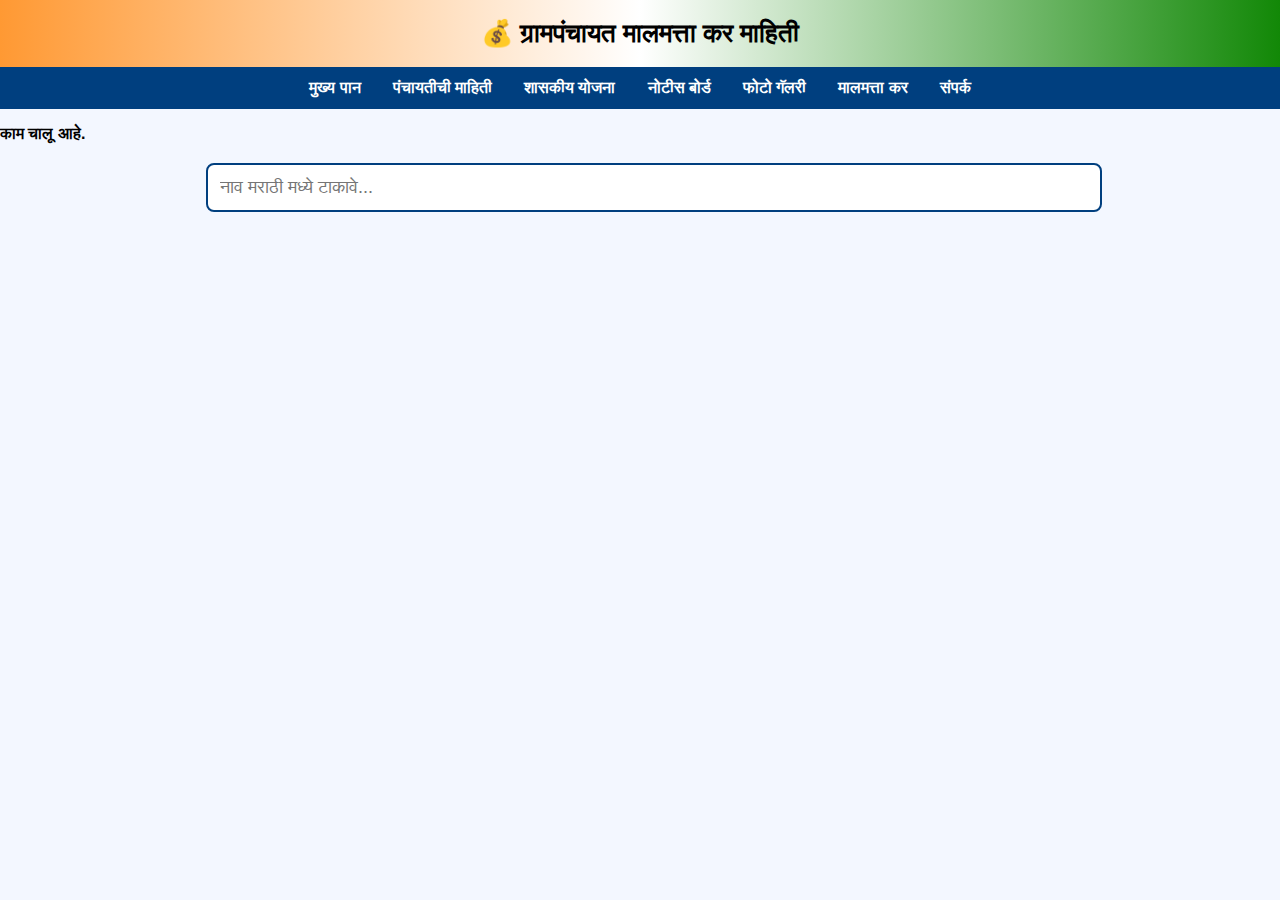
<file: tax.html>
<!DOCTYPE html>
<html lang="mr">
<head>
<meta charset="UTF-8">
<meta name="viewport" content="width=device-width, initial-scale=1.0">
<title>मालमत्ता कर बिल | ग्रामपंचायत</title>

<style>
body{font-family:Arial;background:#f3f7ff;margin:0}

/* Header */
.top-header{
    background:linear-gradient(90deg,#FF9933,#ffffff,#128807);
    padding:18px;
    font-size:26px;
    font-weight:bold;
    text-align:center;
}

/* Menu */
.menu{
    background:#003f7f;
    display:flex;
    justify-content:center;
    flex-wrap:wrap;
}
.menu a{
    color:white;
    padding:12px 16px;
    text-decoration:none;
    font-weight:bold;
}
.menu a:hover{
    background:#002a55;
}

/* Search */
.search-box{text-align:center;margin:20px}
.search-box input{
    width:70%;
    padding:12px;
    font-size:18px;
    border-radius:8px;
    border:2px solid #003f7f;
}

/* Bill */
.bill-box{
    max-width:900px;
    margin:20px auto;
    background:#fff;
    padding:15px;
    border-radius:8px;
    box-shadow:0 2px 6px rgba(0,0,0,.15)
}

.table{
    width:100%;
    border-collapse:collapse;
    margin-top:10px
}
.table th,.table td{
    border:1px solid #003f7f;
    padding:6px;
    text-align:center
}
.table th{
    background:#003f7f;
    color:#fff
}

.summary-box{
    margin-top:15px;
    padding:12px;
    border:2px dashed #ff6600;
    background:#fff4e6;
    font-weight:bold;
    text-align:center
}

/* QR */
.qr-box{
    display:flex;
    justify-content:center;
    gap:80px;
    margin-top:25px;
    flex-wrap:wrap
}
.qr-box img{width:170px}
.qr-box div{text-align:center}
</style>
    <!-- ✅ GOOGLE ANALYTICS इथेच टाका -->
<script async src="https://www.googletagmanager.com/gtag/js?id=G-XXXXXXX"></script>
<script>
  window.dataLayer = window.dataLayer || [];
  function gtag(){dataLayer.push(arguments);}
  gtag('js', new Date());
  gtag('config', 'G-MKCTMSRM8R');
</script>
<!-- ✅ GOOGLE ANALYTICS END -->
</head>

<body>

<!-- Header -->
<div class="top-header">💰 ग्रामपंचायत मालमत्ता कर माहिती</div>

<!-- Menu -->
<div class="menu">
    <a href="index.html">मुख्य पान</a>
    <a href="panch-info.html">पंचायतीची माहिती</a>
    <a href="documents.html">शासकीय योजना</a>
    <a href="notices.html">नोटीस बोर्ड</a>
    <a href="gallery.html">फोटो गॅलरी</a>
    <a href="tax.html">मालमत्ता कर</a>
    <a href="contact.html">संपर्क</a>
</div>
<p><b> काम चालू आहे.</b> </p>
<div class="search-box">
  <div style="position:relative;display:inline-block;width:70%;">
    
    <input type="text" id="searchInput"
     placeholder="नाव मराठी मध्ये टाकावे..."
     onclick="showDropdown()"
     onkeyup="filterDropdown()"
     style="width:100%;">

    <select id="nameDropdown" size="6"
     onchange="selectName()"
     style="
       position:absolute;
       top:100%;
       left:0;
       width:100%;
        font-size:18px;
       margin-top:2px;
       display:none;
       z-index:99;
     ">
    </select>

  </div>
</div>


<div id="result"></div>

<script>
let data=[

];

/* 🔽 Dropdown fill – page load ला */
window.onload = () => {
  let dd = document.getElementById("nameDropdown");
  data
   .sort((a,b)=>
     a["मिळकत धारकाचे नाव"]
     .localeCompare(b["मिळकत धारकाचे नाव"],'mr')
   )
   .forEach(r=>{
     let o = document.createElement("option");
     o.value = r["मिळकत नंबर"];
     o.text  = r["मिळकत धारकाचे नाव"] +
               " (घर नं. " + r["मिळकत नंबर"] + ")";
     dd.appendChild(o);
   });
};

/* dropdown show */
function showDropdown(){
  nameDropdown.style.display="block";
}

/* typing filter */
function filterDropdown(){
  let t = searchInput.value.trim();
  nameDropdown.style.display = "block";

  [...nameDropdown.options].forEach(o=>{
    let text = o.text.trim();   // नाव + घर नं
    let val  = o.value.trim();  // घर नं

    if(t === ""){
      o.style.display = "none";
      return;
    }

    /* 🔢 number टाकला → exact match */
    if(!isNaN(t)){
      o.style.display = (val === t) ? "" : "none";
    }
    /* 👤 नाव टाकलं → partial match */
    else{
      o.style.display = text.includes(t) ? "" : "none";
    }
  });
}


/* dropdown select */
function selectName(){
  searchInput.value = nameDropdown.value;
  nameDropdown.style.display="none";
  doSearch(); // जुनी search function call
}

function doSearch(){
let t=document.getElementById("searchInput").value.trim();
let out="";

data.filter(r=>r["मिळकत धारकाचे नाव"].includes(t)||r["मिळकत नंबर"] === t)
.forEach(r=>{

let ph=+r["मागील घरपट्टी कर"], ch=+r["चालू घरपट्टी कर"];
let pl=+r["मागील दिवाबत्ती कर"], cl=+r["चालू दिवाबत्ती कर"];
let pa=+r["मागील आरोग्य कर"], ca=+r["चालू आरोग्य कर"];
let pw=+r["मागील पाणीपट्टी कर"], cw=+r["चालू पाणीपट्टी कर"];
let pp=+r["मागील पडसर जमीन"], cp=+r["चालू पडसर जमीन"];

let prevTotal=ph+pl+pa+pp+pw;
let currTotal=ch+cl+ca+cp+cw;

let gharQR=( (ph+pl+pa+pp)*0.5 ) + (ch+cl+ca+cp);
let paniQR=(pw*0.5)+cw;

out+=`
<div class="bill-box">
<h3 style="text-align:center;">नमुना 9(क) – कर बिल</h3>

<p><b>नाव:</b> ${r["मिळकत धारकाचे नाव"]}</p>
<p><b>घर क्रमांक:</b> ${r["मिळकत नंबर"]}</p>

<table class="table">
<tr><th>क्र</th><th>कर</th><th>थकबाकी</th><th>चालू</th><th>एकूण</th></tr>
<tr><td>1</td><td>घरपट्टी</td><td>${ph}</td><td>${ch}</td><td>${ph+ch}</td></tr>
<tr><td>2</td><td>दिवाबत्ती</td><td>${pl}</td><td>${cl}</td><td>${pl+cl}</td></tr>
<tr><td>3</td><td>आरोग्य</td><td>${pa}</td><td>${ca}</td><td>${pa+ca}</td></tr>
<tr><td>4</td><td>पाणीपट्टी</td><td>${pw}</td><td>${cw}</td><td>${pw+cw}</td></tr>
<tr><td>5</td><td>पडसर</td><td>${pp}</td><td>${cp}</td><td>${pp+cp}</td></tr>
<tr style="font-weight:bold">
<td colspan="2">एकूण</td>
<td>${prevTotal}</td>
<td>${currTotal}</td>
<td>${prevTotal+currTotal}</td>
</tr>
</table>


<div class="qr-box">
<div>
<h4>🏠 घरपट्टी QR</h4>
<img src="images/gharqr1.png">
<p>₹ ${gharQR}</p>
</div>
<div>
<h4>💧 पाणीपट्टी QR</h4>
<img src="images/paniqr1.png">
<p>₹ ${paniQR}</p>
</div>
</div>
<p> टीप :- १. वर दिलेला QR कोड स्कॅन करून घरपट्टी आणि पाणीपट्टी भरावी. नोट मध्ये मालमत्ता क्रमांक आणि नाव टाकावे. </p>
<p> टीप :- २. ऑनलाईन भरणा केल्यानंतर स्क्रीनशॉट काढून व्हॉट्सअप वर पाठवावा. </p>
</div>`;
});

document.getElementById("result").innerHTML=out||"डेटा सापडला नाही";
}
</script>

</body>
</html>
</file>
